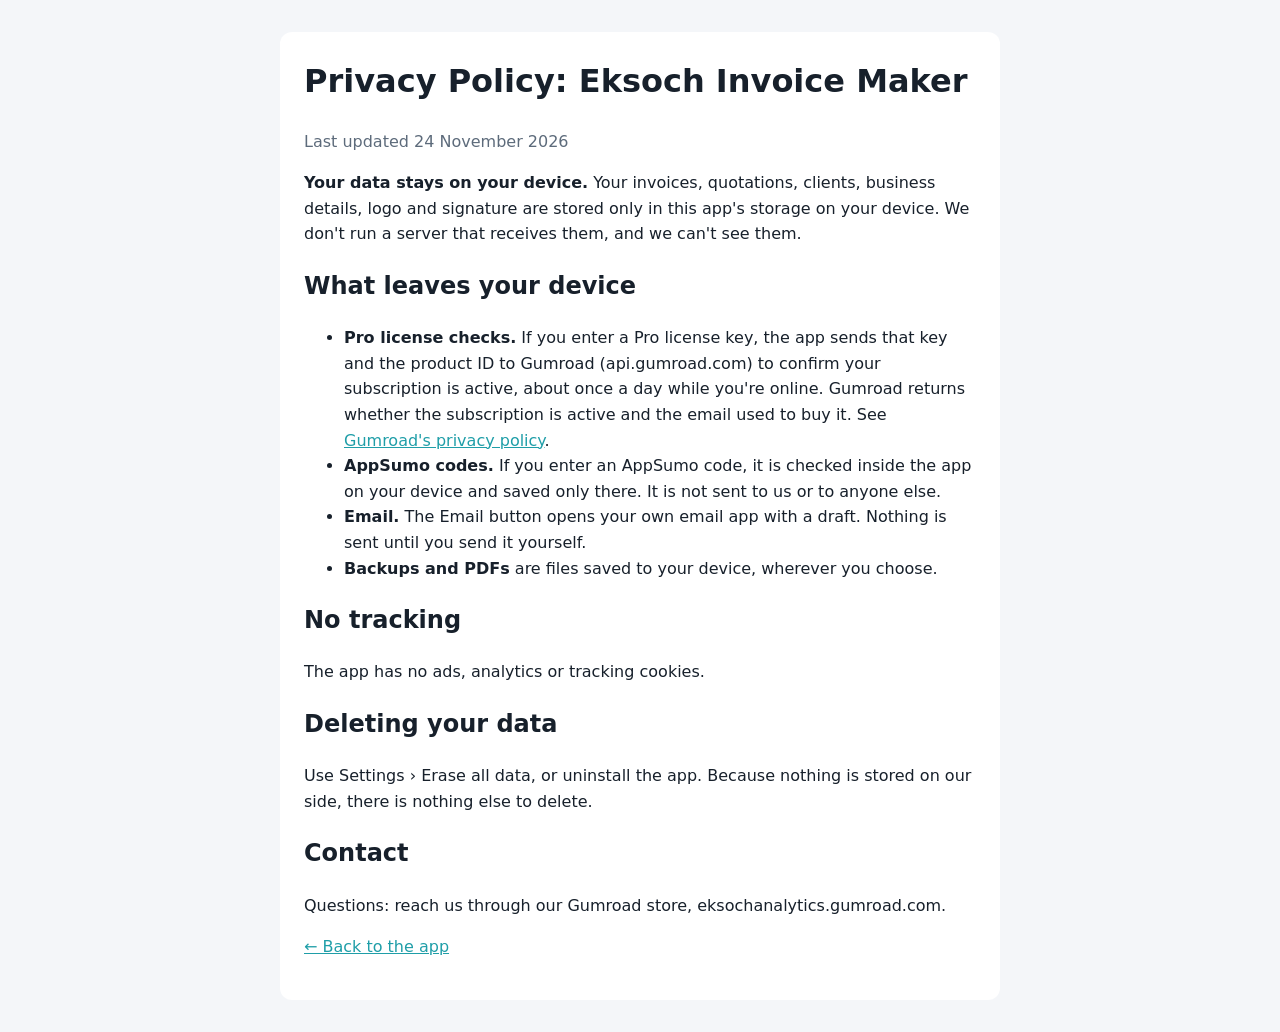
<file: privacy.html>
<!doctype html>
<html lang="en"><head><meta charset="utf-8"><meta name="viewport" content="width=device-width, initial-scale=1">
<title>Privacy Policy</title>
<style>
:root{--bg:#f4f6f9;--text:#17202b;--muted:#5d6b7b;--card:#fff}
@media (prefers-color-scheme:dark){:root:not([data-theme="light"]){--bg:#0f141b;--text:#e6ebf1;--muted:#9aa7b6;--card:#171e27}}
:root[data-theme="dark"]{--bg:#0f141b;--text:#e6ebf1;--muted:#9aa7b6;--card:#171e27}
body{margin:0;background:var(--bg);color:var(--text);font:16px/1.6 "Segoe UI",system-ui,sans-serif}
main{max-width:720px;margin:0 auto;padding:32px 16px;}
.card{background:var(--card);border-radius:12px;padding:24px}
h1{margin-top:0}a{color:#1f9ea8}.muted{color:var(--muted)}
</style></head><body><main><div class="card">
<h1>Privacy Policy: Eksoch Invoice Maker</h1>
<p class="muted">Last updated 24 November 2026</p>
<p><b>Your data stays on your device.</b> Your invoices, quotations, clients, business details, logo and signature are stored only in this app's storage on your device. We don't run a server that receives them, and we can't see them.</p>
<h2>What leaves your device</h2>
<ul>
<li><b>Pro license checks.</b> If you enter a Pro license key, the app sends that key and the product ID to Gumroad (api.gumroad.com) to confirm your subscription is active, about once a day while you're online. Gumroad returns whether the subscription is active and the email used to buy it. See <a href="https://gumroad.com/privacy" target="_blank" rel="noopener">Gumroad's privacy policy</a>.</li>
<li><b>AppSumo codes.</b> If you enter an AppSumo code, it is checked inside the app on your device and saved only there. It is not sent to us or to anyone else.</li>
<li><b>Email.</b> The Email button opens your own email app with a draft. Nothing is sent until you send it yourself.</li>
<li><b>Backups and PDFs</b> are files saved to your device, wherever you choose.</li>
</ul>
<h2>No tracking</h2>
<p>The app has no ads, analytics or tracking cookies.</p>
<h2>Deleting your data</h2>
<p>Use Settings › Erase all data, or uninstall the app. Because nothing is stored on our side, there is nothing else to delete.</p>
<h2>Contact</h2>
<p>Questions: reach us through our Gumroad store, eksochanalytics.gumroad.com.</p>
<p><a href="./">← Back to the app</a></p>
</div></main></body></html>
</file>
